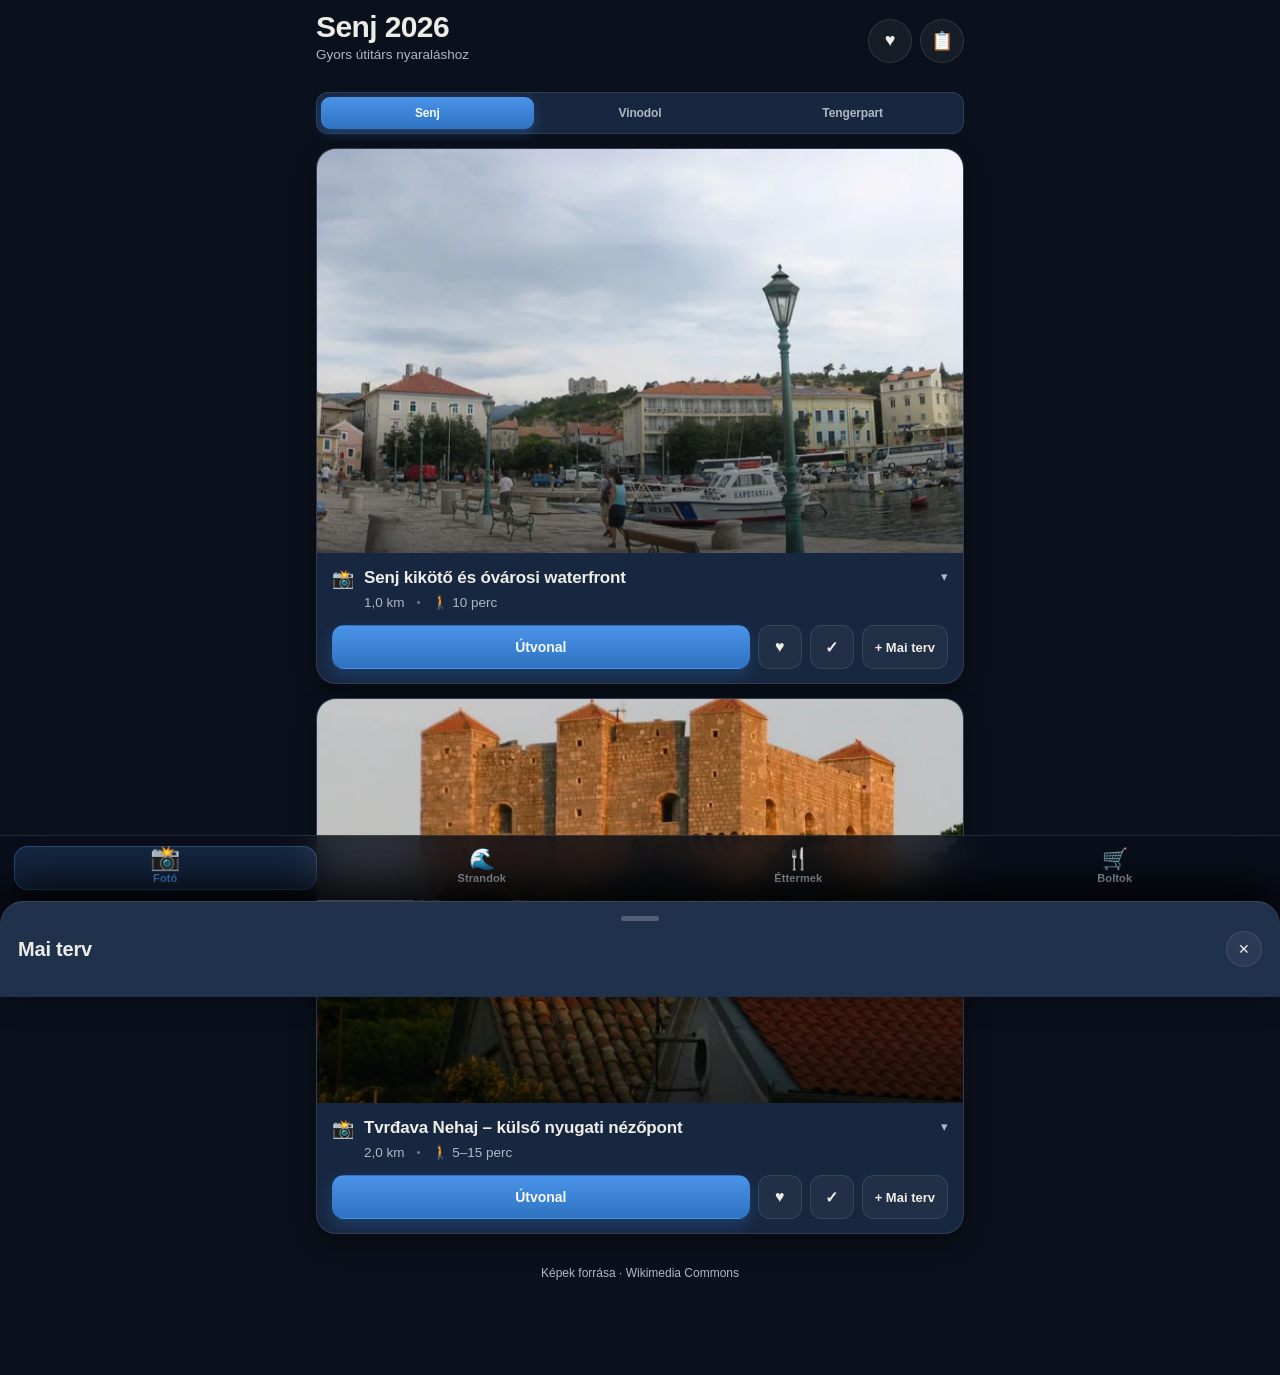
<file: index.html>
<!DOCTYPE html>
<html lang="hu">
<head>
  <meta charset="UTF-8">
  <meta name="viewport" content="width=device-width, initial-scale=1.0, viewport-fit=cover, maximum-scale=1.0">
  <title>Senj 2026</title>

  <!-- iOS PWA / standalone meta tagek -->
  <meta name="apple-mobile-web-app-capable" content="yes">
  <meta name="apple-mobile-web-app-title" content="Senj 2026">
  <meta name="apple-mobile-web-app-status-bar-style" content="black-translucent">
  <meta name="mobile-web-app-capable" content="yes">
  <meta name="theme-color" content="#0B111C">
  <meta name="description" content="Gyors útitárs a Senj 2026 nyaraláshoz.">

  <link rel="apple-touch-icon" href="assets/apple-touch-icon.png">
  <link rel="icon" type="image/svg+xml" href="assets/icon.svg">
  <link rel="manifest" href="./manifest.json">
  <link rel="stylesheet" href="./styles.css">
</head>
<body>
  <div id="app" class="app is-booting">
    <!-- iOS-szerű large-title fejléc -->
    <header class="app-header" id="appHeader">
      <div class="header-inner">
        <div class="header-titles">
          <h1 class="large-title">Senj 2026</h1>
          <p class="subtitle">Gyors útitárs nyaraláshoz</p>
        </div>
        <div class="header-actions">
          <button type="button" id="favBtn" class="icon-btn" aria-label="Kedvencek megnyitása">
            <span aria-hidden="true">♥</span>
          </button>
          <button type="button" id="planBtn" class="icon-btn" aria-label="Mai terv megnyitása">
            <span aria-hidden="true">📋</span>
          </button>
        </div>
      </div>
    </header>

    <main class="content" id="content">
      <!-- iOS-szerű segmented control: rendezés -->
      <div class="sort-wrap reveal" id="sortWrap">
        <div class="segmented" id="sortControl" role="group" aria-label="Rendezés">
          <span class="seg-indicator" id="segIndicator" aria-hidden="true"></span>
          <button type="button" class="seg-btn is-active" data-sort="distance" aria-pressed="true">Távolság</button>
          <button type="button" class="seg-btn" data-sort="recommended" aria-pressed="false">Ajánlott</button>
        </div>
      </div>

      <p class="state-msg" id="loadingState">Helyek betöltése…</p>
      <p class="state-msg" id="errorState" hidden>Nem sikerült betölteni az adatokat.</p>

      <div class="poi-list" id="poiList" aria-live="polite"></div>
    </main>

    <!-- Alsó kategórianavigáció -->
    <nav class="bottom-nav" id="bottomNav" aria-label="Kategóriák">
      <button type="button" class="nav-btn is-active" data-cat="rejtett_gyongyszem" aria-label="Fotó">
        <span class="nav-ico" aria-hidden="true">📸</span>
        <span class="nav-label">Fotó</span>
      </button>
      <button type="button" class="nav-btn" data-cat="strand" aria-label="Strandok">
        <span class="nav-ico" aria-hidden="true">🌊</span>
        <span class="nav-label">Strandok</span>
      </button>
      <button type="button" class="nav-btn" data-cat="étterem" aria-label="Éttermek">
        <span class="nav-ico" aria-hidden="true">🍴</span>
        <span class="nav-label">Éttermek</span>
      </button>
      <button type="button" class="nav-btn" data-cat="bolt_bevasarlas" aria-label="Boltok">
        <span class="nav-ico" aria-hidden="true">🛒</span>
        <span class="nav-label">Boltok</span>
      </button>
    </nav>
  </div>

  <!-- Diszkrét offline jelzés -->
  <div class="offline-badge" id="offlineBadge" role="status" aria-live="polite" hidden>Offline mód</div>

  <!-- Diszkrét visszajelzés (toast) -->
  <div class="toast" id="toast" role="status" aria-live="polite" hidden></div>

  <!-- Bottom sheet háttér -->
  <div class="sheet-overlay" id="sheetOverlay" hidden></div>

  <!-- Kedvencek bottom sheet -->
  <section class="bottom-sheet" id="favSheet" role="dialog" aria-modal="true" aria-labelledby="favSheetTitle" aria-hidden="true">
    <div class="sheet-grabber" aria-hidden="true"></div>
    <div class="sheet-head">
      <h2 class="sheet-title" id="favSheetTitle">Kedvencek</h2>
      <button type="button" class="sheet-close" data-close="favSheet" aria-label="Bezárás">
        <span aria-hidden="true">✕</span>
      </button>
    </div>
    <div class="sheet-body" id="favBody"></div>
  </section>

  <!-- Mai terv bottom sheet -->
  <section class="bottom-sheet" id="planSheet" role="dialog" aria-modal="true" aria-labelledby="planSheetTitle" aria-hidden="true">
    <div class="sheet-grabber" aria-hidden="true"></div>
    <div class="sheet-head">
      <h2 class="sheet-title" id="planSheetTitle">Mai terv</h2>
      <button type="button" class="sheet-close" data-close="planSheet" aria-label="Bezárás">
        <span aria-hidden="true">✕</span>
      </button>
    </div>
    <div class="sheet-body" id="planBody"></div>
    <div class="sheet-foot" id="planFoot" hidden></div>
  </section>

  <script src="app.js" defer></script>
  <script>
    // Service worker regisztráció (relatív útvonal, GitHub Pages-kompatibilis)
    if ('serviceWorker' in navigator) {
      window.addEventListener('load', function () {
        navigator.serviceWorker.register('./service-worker.js').catch(function () { /* csendes */ });
      });
    }
  </script>
</body>
</html>
</file>
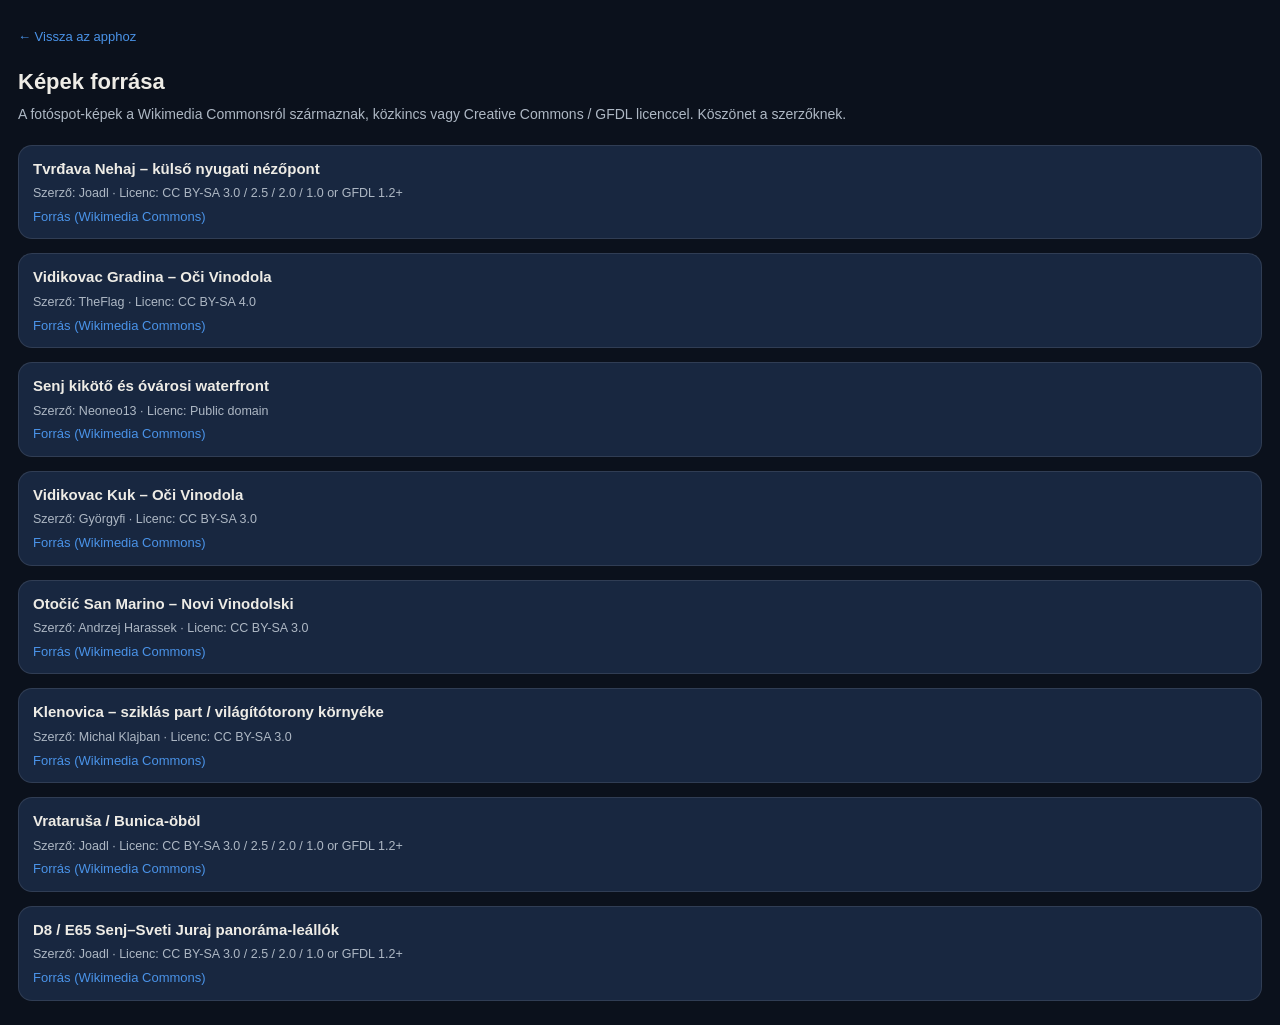
<file: credits.html>
<!DOCTYPE html>
<html lang="hu">
<head>
<meta charset="UTF-8">
<meta name="viewport" content="width=device-width, initial-scale=1, viewport-fit=cover">
<title>Képek forrása – Senj 2026</title>
<style>
  body { margin:0; background:#0B111C; color:#EEECE6; font-family:-apple-system,BlinkMacSystemFont,"Segoe UI",Roboto,sans-serif; padding:24px 18px calc(24px + env(safe-area-inset-bottom)); line-height:1.5; }
  h1 { font-size:22px; margin:0 0 6px; }
  p.lead { color:#AEB8C4; font-size:14px; margin:0 0 20px; }
  ul { list-style:none; padding:0; margin:0; display:flex; flex-direction:column; gap:14px; }
  li { background:#182740; border:1px solid rgba(255,255,255,.10); border-radius:14px; padding:12px 14px; display:flex; flex-direction:column; gap:4px; }
  .nm { font-weight:700; font-size:15px; }
  .meta { color:#AEB8C4; font-size:12.5px; }
  a { color:#4A93E8; font-size:13px; text-decoration:none; }
  a.back { display:inline-block; margin-bottom:18px; }
</style>
</head>
<body>
  <a class="back" href="./index.html">← Vissza az apphoz</a>
  <h1>Képek forrása</h1>
  <p class="lead">A fotóspot-képek a Wikimedia Commonsról származnak, közkincs vagy Creative Commons / GFDL licenccel. Köszönet a szerzőknek.</p>
  <ul>
    <li>
      <span class="nm">Tvrđava Nehaj – külső nyugati nézőpont</span>
      <span class="meta">Szerző: Joadl · Licenc: CC BY-SA 3.0 / 2.5 / 2.0 / 1.0 or GFDL 1.2+</span>
      <a href="https://commons.wikimedia.org/wiki/File:Nehaj_Senj_Croatia_West_090728.JPG" target="_blank" rel="noopener">Forrás (Wikimedia Commons)</a>
    </li>
    <li>
      <span class="nm">Vidikovac Gradina – Oči Vinodola</span>
      <span class="meta">Szerző: TheFlag · Licenc: CC BY-SA 4.0</span>
      <a href="https://commons.wikimedia.org/wiki/File:Stari_grad_Ledenice.jpg" target="_blank" rel="noopener">Forrás (Wikimedia Commons)</a>
    </li>
    <li>
      <span class="nm">Senj kikötő és óvárosi waterfront</span>
      <span class="meta">Szerző: Neoneo13 · Licenc: Public domain</span>
      <a href="https://commons.wikimedia.org/wiki/File:Senj_harbor,_Croatia,_panorama_with_view_to_Nehaj_castle.JPG" target="_blank" rel="noopener">Forrás (Wikimedia Commons)</a>
    </li>
    <li>
      <span class="nm">Vidikovac Kuk – Oči Vinodola</span>
      <span class="meta">Szerző: Györgyfi · Licenc: CC BY-SA 3.0</span>
      <a href="https://commons.wikimedia.org/wiki/File:Klenovica_-_Novi_Vinodolski_-_panoramio.jpg" target="_blank" rel="noopener">Forrás (Wikimedia Commons)</a>
    </li>
    <li>
      <span class="nm">Otočić San Marino – Novi Vinodolski</span>
      <span class="meta">Szerző: Andrzej Harassek · Licenc: CC BY-SA 3.0</span>
      <a href="https://commons.wikimedia.org/wiki/File:Novi_vinodolski_-_san_marino_island_-_panoramio.jpg" target="_blank" rel="noopener">Forrás (Wikimedia Commons)</a>
    </li>
    <li>
      <span class="nm">Klenovica – sziklás part / világítótorony környéke</span>
      <span class="meta">Szerző: Michal Klajban · Licenc: CC BY-SA 3.0</span>
      <a href="https://commons.wikimedia.org/wiki/File:Klenovica_from_Povile,_Croatia.JPG" target="_blank" rel="noopener">Forrás (Wikimedia Commons)</a>
    </li>
    <li>
      <span class="nm">Vrataruša / Bunica-öböl</span>
      <span class="meta">Szerző: Joadl · Licenc: CC BY-SA 3.0 / 2.5 / 2.0 / 1.0 or GFDL 1.2+</span>
      <a href="https://commons.wikimedia.org/wiki/File:Bunica_Croatia_090825a.JPG" target="_blank" rel="noopener">Forrás (Wikimedia Commons)</a>
    </li>
    <li>
      <span class="nm">D8 / E65 Senj–Sveti Juraj panoráma-leállók</span>
      <span class="meta">Szerző: Joadl · Licenc: CC BY-SA 3.0 / 2.5 / 2.0 / 1.0 or GFDL 1.2+</span>
      <a href="https://commons.wikimedia.org/wiki/File:Bunica_Croatia_090730d.JPG" target="_blank" rel="noopener">Forrás (Wikimedia Commons)</a>
    </li>
  </ul>
</body>
</html>
</file>
<file: styles.css>
/* ==========================================================================
   Senj 2026 PWA – styles
   „Kobalt napfény" sötét / OLED színséma, iPhone-barát, prémium mikroanimációk.
   ========================================================================== */

:root {
  /* Színek – sötét, de a feketéből kissé felemelt sötétkék árnyalat */
  --bg: #0B111C;
  --card: #182740;
  --card-2: #1F2F49;
  --blue: #4A93E8;
  --blue-strong: #2F73C2;   /* gombháttér – jobb AA-kontraszt */
  --sand: #D49A4C;
  --text: #EEECE6;
  --text-2: #AEB8C4;
  --border: #283950;
  --hairline: rgba(255, 255, 255, 0.10);
  --on-blue: #F4F8FE;
  --on-sand: #2A1E08;
  --elevated: #20314C;

  /* Easing */
  --ease-out-premium: cubic-bezier(0.16, 1, 0.3, 1);
  --ease-in-premium: cubic-bezier(0.7, 0, 0.84, 0);
  --ease-smooth: cubic-bezier(0.22, 1, 0.36, 1);

  /* Safe-area */
  --safe-top: env(safe-area-inset-top, 0px);
  --safe-bottom: env(safe-area-inset-bottom, 0px);

  --nav-height: 64px;
}

* { box-sizing: border-box; }

html {
  -webkit-text-size-adjust: 100%;
  text-size-adjust: 100%;
}

body {
  margin: 0;
  background: var(--bg);
  color: var(--text);
  font-family: -apple-system, BlinkMacSystemFont, "SF Pro Text", "Segoe UI", Roboto, Helvetica, Arial, sans-serif;
  font-size: 16px;
  line-height: 1.4;
  -webkit-font-smoothing: antialiased;
  -webkit-tap-highlight-color: transparent;
  -webkit-overflow-scrolling: touch;
  touch-action: manipulation;
  overscroll-behavior-y: none;
}

button,
[role="button"] {
  font-family: inherit;
  user-select: none;
  -webkit-user-select: none;
  touch-action: manipulation;
  cursor: pointer;
}

:focus-visible {
  outline: 2px solid var(--blue);
  outline-offset: 2px;
  border-radius: 6px;
}

img { display: block; }

/* ==========================================================================
   Layout shell
   ========================================================================== */
.app {
  min-height: 100vh;
  min-height: 100dvh;
  display: flex;
  flex-direction: column;
}

.content {
  flex: 1 1 auto;
  padding: 0 16px;
  padding-bottom: calc(var(--nav-height) + var(--safe-bottom) + 24px);
  max-width: 680px;
  width: 100%;
  margin: 0 auto;
}

/* ==========================================================================
   Fejléc – iOS large-title
   ========================================================================== */
.app-header {
  position: sticky;
  top: 0;
  z-index: 30;
  padding-top: var(--safe-top);
  background: transparent;
  transition: background 0.3s var(--ease-smooth), backdrop-filter 0.3s var(--ease-smooth), border-color 0.3s;
  border-bottom: 1px solid transparent;
}
.app-header.is-scrolled {
  background: rgba(11, 17, 28, 0.72);
  -webkit-backdrop-filter: saturate(160%) blur(18px);
  backdrop-filter: saturate(160%) blur(18px);
  border-bottom: 1px solid var(--hairline);
}
.header-inner {
  display: flex;
  align-items: flex-end;
  justify-content: space-between;
  gap: 12px;
  max-width: 680px;
  margin: 0 auto;
  padding: 10px 16px 12px;
}
.large-title {
  margin: 0;
  font-size: 30px;
  line-height: 1.1;
  font-weight: 800;
  letter-spacing: -0.02em;
  color: var(--text);
}
.subtitle {
  margin: 3px 0 0;
  font-size: 13.5px;
  color: var(--text-2);
  font-weight: 500;
}
.header-actions {
  display: flex;
  gap: 8px;
  padding-bottom: 2px;
}
.icon-btn {
  width: 44px;
  height: 44px;
  border-radius: 50%;
  border: 1px solid var(--hairline);
  background: rgba(255, 255, 255, 0.05);
  color: var(--text);
  font-size: 18px;
  display: flex;
  align-items: center;
  justify-content: center;
  transition: transform 0.12s var(--ease-out-premium), background 0.2s, color 0.2s;
}
.icon-btn:active { transform: scale(0.92); background: rgba(255, 255, 255, 0.1); }
.icon-btn.has-items { color: var(--sand); border-color: rgba(207, 148, 69, 0.4); }

/* ==========================================================================
   Segmented control – rendezés
   ========================================================================== */
.sort-wrap { padding: 14px 0 6px; }
.segmented {
  position: relative;
  display: grid;
  grid-template-columns: repeat(var(--n, 2), 1fr);
  gap: 0;
  background: var(--card);
  border: 1px solid var(--hairline);
  border-radius: 12px;
  padding: 4px;
  max-width: 280px;
}
.seg-indicator {
  position: absolute;
  top: 4px;
  left: 4px;
  width: calc((100% - 8px) / var(--n, 2));
  height: calc(100% - 8px);
  background: linear-gradient(180deg, var(--blue) 0%, var(--blue-strong) 100%);
  border-radius: 9px;
  box-shadow: 0 4px 12px rgba(60, 138, 230, 0.3);
  transform: translateX(calc(var(--i, 0) * 100%));
  transition: transform 0.24s var(--ease-out-premium), width 0.24s var(--ease-out-premium);
  z-index: 0;
}
.seg-btn {
  position: relative;
  z-index: 1;
  border: 0;
  background: transparent;
  color: var(--text-2);
  font-size: 14px;
  font-weight: 600;
  padding: 9px 10px;
  border-radius: 9px;
  transition: color 0.2s var(--ease-smooth);
}
.seg-btn.is-active { color: var(--on-blue); }
.segmented.is-cats { max-width: none; }
.segmented.is-cats .seg-btn { font-size: 12px; padding: 9px 4px; letter-spacing: -0.01em; }

/* ==========================================================================
   Állapotüzenetek
   ========================================================================== */
.state-msg {
  text-align: center;
  color: var(--text-2);
  font-size: 15px;
  padding: 40px 16px;
}

/* ==========================================================================
   POI lista + kártyák
   ========================================================================== */
.poi-list {
  display: flex;
  flex-direction: column;
  gap: 14px;
  padding-top: 8px;
}

.card {
  background: var(--card);
  border: 1px solid var(--hairline);
  border-radius: 20px;
  overflow: hidden;
  box-shadow: 0 1px 0 rgba(255, 255, 255, 0.03) inset, 0 10px 24px rgba(0, 0, 0, 0.45);
  transition: transform 0.12s var(--ease-out-premium), border-color 0.25s;
  will-change: transform;
}
.card.is-pressed { transform: scale(0.985); }
.card.is-open { border-color: rgba(60, 138, 230, 0.35); }

/* Belépő stagger */
.card.enter {
  opacity: 0;
  transform: translateY(12px);
}
.card.enter-active {
  opacity: 1;
  transform: translateY(0);
  transition: opacity 0.34s var(--ease-out-premium), transform 0.34s var(--ease-out-premium);
}

.card-media {
  position: relative;
  width: 100%;
  aspect-ratio: 16 / 10;
  background: linear-gradient(135deg, #0c1626, #16273e);
  overflow: hidden;
}
.card-media img {
  width: 100%;
  height: 100%;
  object-fit: cover;
  opacity: 0;
  transition: opacity 0.5s var(--ease-smooth);
}
.card-media img.is-loaded { opacity: 1; }
.card-media::after {
  /* finom sötét gradient, hogy a cím és jelvény ne vesszen el */
  content: "";
  position: absolute;
  inset: 0;
  background: linear-gradient(to top, rgba(0, 0, 0, 0.55) 0%, rgba(0, 0, 0, 0) 42%);
  pointer-events: none;
}
.media-badge {
  position: absolute;
  left: 12px;
  bottom: 10px;
  z-index: 2;
  display: inline-flex;
  align-items: center;
  gap: 5px;
  font-size: 12px;
  font-weight: 600;
  color: var(--text);
  background: rgba(0, 0, 0, 0.45);
  border: 1px solid var(--hairline);
  -webkit-backdrop-filter: blur(6px);
  backdrop-filter: blur(6px);
  padding: 4px 9px;
  border-radius: 999px;
  opacity: 0;
  transform: scale(0.9);
}
.media-badge.show {
  animation: badgeIn 0.32s var(--ease-out-premium) forwards;
}
@keyframes badgeIn { to { opacity: 1; transform: scale(1); } }

.card-body { padding: 13px 15px 14px; }
.card-head {
  display: flex;
  align-items: flex-start;
  gap: 10px;
}
.card-cat-ico {
  font-size: 18px;
  line-height: 1.5;
  flex: 0 0 auto;
}
.card-titles { flex: 1 1 auto; min-width: 0; }
.card-title {
  margin: 0;
  font-size: 17px;
  font-weight: 700;
  letter-spacing: -0.01em;
  color: var(--text);
  display: -webkit-box;
  -webkit-line-clamp: 2;
  -webkit-box-orient: vertical;
  overflow: hidden;
}
.card-meta {
  margin-top: 4px;
  display: flex;
  flex-wrap: wrap;
  align-items: center;
  gap: 6px 12px;
  font-size: 13.5px;
  color: var(--text-2);
}
.card-meta .dot { width: 3px; height: 3px; border-radius: 50%; background: var(--text-2); opacity: 0.6; }
.chev {
  flex: 0 0 auto;
  color: var(--text-2);
  font-size: 13px;
  transition: transform 0.26s var(--ease-out-premium);
  padding-top: 2px;
}
.card.is-open .chev { transform: rotate(180deg); }

/* Lenyíló rész */
.card-details {
  display: grid;
  grid-template-rows: 0fr;
  transition: grid-template-rows 0.28s var(--ease-out-premium);
}
.card.is-open .card-details { grid-template-rows: 1fr; }
.card-details-inner {
  overflow: hidden;
  opacity: 0;
  transition: opacity 0.26s var(--ease-smooth);
}
.card.is-open .card-details-inner { opacity: 1; }
.detail-line {
  font-size: 14px;
  color: var(--text);
  margin: 10px 0 0;
}
.detail-line.muted { color: var(--text-2); }
.detail-line.combine { color: var(--text-2); }
.detail-line.combine b { color: var(--text); font-weight: 600; }

/* Akciósor */
.card-actions {
  display: flex;
  align-items: center;
  gap: 8px;
  margin-top: 13px;
}
.btn {
  border: 1px solid var(--hairline);
  background: rgba(255, 255, 255, 0.04);
  color: var(--text);
  font-size: 14px;
  font-weight: 600;
  border-radius: 12px;
  padding: 11px 12px;
  min-height: 44px;
  display: inline-flex;
  align-items: center;
  justify-content: center;
  gap: 6px;
  transition: transform 0.11s var(--ease-out-premium), background 0.2s, color 0.2s, border-color 0.2s;
}
.btn:active { transform: scale(0.96); }
.btn-route {
  flex: 1 1 auto;
  background: linear-gradient(180deg, var(--blue) 0%, var(--blue-strong) 100%);
  color: var(--on-blue);
  border-color: transparent;
  font-weight: 700;
  box-shadow: 0 6px 16px rgba(44, 111, 192, 0.32);
}
.btn-icon {
  flex: 0 0 auto;
  width: 44px;
  padding: 11px 0;
  font-size: 16px;
}
.btn-icon.is-on[data-act="fav"] { color: var(--sand); border-color: rgba(207, 148, 69, 0.45); background: rgba(207, 148, 69, 0.12); }
.btn-icon.is-on[data-act="visited"] { color: var(--blue); border-color: rgba(60, 138, 230, 0.45); background: rgba(60, 138, 230, 0.12); }
.btn-plan {
  flex: 0 0 auto;
  font-size: 13px;
  white-space: nowrap;
}
.btn-plan.is-on { color: var(--sand); border-color: rgba(207, 148, 69, 0.4); }

.visited-badge {
  display: inline-flex;
  align-items: center;
  gap: 5px;
  margin-top: 11px;
  font-size: 12.5px;
  font-weight: 600;
  color: var(--sand);
  background: rgba(207, 148, 69, 0.12);
  border: 1px solid rgba(207, 148, 69, 0.3);
  padding: 4px 10px;
  border-radius: 999px;
}
.visited-badge.pop { animation: badgeIn 0.34s var(--ease-out-premium); }

/* ==========================================================================
   Alsó navigáció
   ========================================================================== */
.bottom-nav {
  position: fixed;
  left: 0;
  right: 0;
  bottom: 0;
  z-index: 40;
  display: grid;
  grid-template-columns: repeat(4, 1fr);
  gap: 2px;
  padding: 6px 8px calc(6px + var(--safe-bottom));
  background: rgba(11, 17, 28, 0.82);
  -webkit-backdrop-filter: saturate(160%) blur(20px);
  backdrop-filter: saturate(160%) blur(20px);
  border-top: 1px solid var(--hairline);
}
.nav-btn {
  position: relative;
  border: 0;
  background: transparent;
  color: var(--text-2);
  display: flex;
  flex-direction: column;
  align-items: center;
  gap: 3px;
  padding: 6px 2px;
  border-radius: 14px;
  min-height: 52px;
  transition: color 0.2s var(--ease-smooth), transform 0.12s var(--ease-out-premium);
}
.nav-btn .nav-ico {
  position: relative;
  z-index: 1;
  font-size: 21px;
  line-height: 1;
  transition: transform 0.24s var(--ease-out-premium);
}
.nav-btn .nav-label {
  position: relative;
  z-index: 1;
  font-size: 11px;
  font-weight: 600;
  letter-spacing: 0.01em;
}
/* Aktív fül: jól látható kiemelés – kék pirula + kék szín */
.nav-btn.is-active { color: var(--blue); }
.nav-btn.is-active .nav-label { color: var(--blue); font-weight: 700; }
.nav-btn.is-active .nav-ico { transform: translateY(-1px) scale(1.16); }
.nav-btn.is-active::before {
  content: "";
  position: absolute;
  top: 4px;
  bottom: 4px;
  left: 6px;
  right: 6px;
  background: rgba(74, 147, 232, 0.18);
  border: 1px solid rgba(74, 147, 232, 0.36);
  border-radius: 14px;
  z-index: 0;
}
.nav-btn:active { transform: scale(0.94); }

/* ==========================================================================
   Offline jelzés
   ========================================================================== */
.offline-badge {
  position: fixed;
  left: 50%;
  transform: translateX(-50%) translateY(-8px);
  top: calc(var(--safe-top) + 8px);
  z-index: 60;
  font-size: 12.5px;
  font-weight: 600;
  color: var(--text);
  background: rgba(20, 30, 46, 0.92);
  border: 1px solid var(--hairline);
  -webkit-backdrop-filter: blur(10px);
  backdrop-filter: blur(10px);
  padding: 6px 14px;
  border-radius: 999px;
  opacity: 0;
  transition: opacity 0.3s, transform 0.3s var(--ease-out-premium);
}
.offline-badge.show { opacity: 1; transform: translateX(-50%) translateY(0); }

/* ==========================================================================
   Toast
   ========================================================================== */
.toast {
  position: fixed;
  left: 50%;
  bottom: calc(var(--nav-height) + var(--safe-bottom) + 18px);
  transform: translateX(-50%) translateY(14px);
  z-index: 70;
  max-width: 88vw;
  font-size: 14px;
  font-weight: 600;
  color: var(--on-blue);
  background: rgba(20, 30, 46, 0.96);
  border: 1px solid var(--hairline);
  -webkit-backdrop-filter: blur(12px);
  backdrop-filter: blur(12px);
  padding: 11px 18px;
  border-radius: 14px;
  box-shadow: 0 12px 30px rgba(0, 0, 0, 0.5);
  opacity: 0;
  pointer-events: none;
  transition: opacity 0.24s var(--ease-out-premium), transform 0.24s var(--ease-out-premium);
}
.toast.show { opacity: 1; transform: translateX(-50%) translateY(0); }

/* ==========================================================================
   Bottom sheet
   ========================================================================== */
.sheet-overlay {
  position: fixed;
  inset: 0;
  z-index: 80;
  background: rgba(0, 0, 0, 0.5);
  -webkit-backdrop-filter: blur(2px);
  backdrop-filter: blur(2px);
  opacity: 0;
  transition: opacity 0.3s var(--ease-smooth);
}
.sheet-overlay.show { opacity: 1; }

.bottom-sheet {
  position: fixed;
  left: 0;
  right: 0;
  bottom: 0;
  z-index: 90;
  background: var(--elevated);
  border-top-left-radius: 24px;
  border-top-right-radius: 24px;
  border-top: 1px solid var(--hairline);
  box-shadow: 0 -16px 40px rgba(0, 0, 0, 0.55);
  padding: 8px 18px calc(18px + var(--safe-bottom));
  max-height: 82vh;
  display: flex;
  flex-direction: column;
  transform: translateY(101%);
  transition: transform 0.32s var(--ease-out-premium);
}
.bottom-sheet.show { transform: translateY(0); }
.bottom-sheet.closing { transition: transform 0.2s var(--ease-in-premium); }

.sheet-grabber {
  width: 38px;
  height: 5px;
  border-radius: 999px;
  background: rgba(255, 255, 255, 0.22);
  margin: 6px auto 4px;
}
.sheet-head {
  display: flex;
  align-items: center;
  justify-content: space-between;
  padding: 6px 0 12px;
}
.sheet-title { margin: 0; font-size: 20px; font-weight: 800; letter-spacing: -0.01em; }
.sheet-close {
  width: 36px;
  height: 36px;
  border-radius: 50%;
  border: 1px solid var(--hairline);
  background: rgba(255, 255, 255, 0.05);
  color: var(--text);
  font-size: 14px;
  display: flex;
  align-items: center;
  justify-content: center;
}
.sheet-close:active { transform: scale(0.92); }
.sheet-body {
  overflow-y: auto;
  -webkit-overflow-scrolling: touch;
  flex: 1 1 auto;
}
.bottom-sheet.show .sheet-body { animation: sheetBodyIn 0.34s var(--ease-out-premium); }
@keyframes sheetBodyIn { from { opacity: 0; transform: translateY(8px); } to { opacity: 1; transform: translateY(0); } }

/* Üres állapot */
.empty-state {
  text-align: center;
  padding: 44px 20px 40px;
  color: var(--text-2);
}
.empty-state .empty-ico {
  font-size: 34px;
  display: block;
  margin-bottom: 12px;
  opacity: 0.7;
}
.empty-state p { margin: 0; font-size: 15px; }

/* Sheet lista (kedvencek / mai terv) */
.sheet-list { display: flex; flex-direction: column; gap: 10px; padding: 4px 0 6px; }
.sheet-item {
  display: flex;
  align-items: center;
  gap: 10px;
  background: var(--card);
  border: 1px solid var(--hairline);
  border-radius: 14px;
  padding: 10px 12px;
}
.sheet-item .si-ico { font-size: 17px; flex: 0 0 auto; }
.sheet-item .si-name {
  flex: 1 1 auto;
  min-width: 0;
  font-size: 15px;
  font-weight: 600;
  color: var(--text);
  white-space: nowrap;
  overflow: hidden;
  text-overflow: ellipsis;
}
.si-actions { display: flex; align-items: center; gap: 6px; flex: 0 0 auto; }
.si-btn {
  border: 1px solid var(--hairline);
  background: rgba(255, 255, 255, 0.04);
  color: var(--text);
  border-radius: 10px;
  min-width: 38px;
  height: 38px;
  padding: 0 9px;
  font-size: 14px;
  font-weight: 600;
  display: inline-flex;
  align-items: center;
  justify-content: center;
}
.si-btn:active { transform: scale(0.94); }
.si-btn.route { color: var(--blue); }
.si-btn.danger { color: #E8866F; }
.si-btn:disabled { opacity: 0.3; }
.si-order { display: flex; flex-direction: column; gap: 3px; }
.si-order .si-btn { min-width: 30px; height: 22px; font-size: 11px; padding: 0; }

.sheet-item.moving { animation: itemMove 0.3s var(--ease-out-premium); }
@keyframes itemMove { from { background: var(--card-2); } to { background: var(--card); } }

/* Mai terv lábrész */
.sheet-foot { padding-top: 12px; }
.btn-clear {
  width: 100%;
  border: 1px solid rgba(232, 134, 111, 0.3);
  background: rgba(232, 134, 111, 0.08);
  color: #E8866F;
  font-size: 14px;
  font-weight: 600;
  border-radius: 12px;
  min-height: 46px;
  padding: 12px;
}
.btn-clear:active { transform: scale(0.98); }

/* Appos mini megerősítés */
.confirm-box {
  background: var(--card);
  border: 1px solid var(--hairline);
  border-radius: 14px;
  padding: 14px;
  animation: sheetBodyIn 0.24s var(--ease-out-premium);
}
.confirm-box p { margin: 0 0 12px; font-size: 14.5px; color: var(--text); text-align: center; }
.confirm-actions { display: flex; gap: 8px; }
.confirm-actions button {
  flex: 1 1 0;
  min-height: 44px;
  border-radius: 11px;
  font-size: 14px;
  font-weight: 600;
  border: 1px solid var(--hairline);
}
.confirm-actions .c-cancel { background: rgba(255, 255, 255, 0.05); color: var(--text); }
.confirm-actions .c-ok { background: #C0563E; color: #fff; border-color: transparent; }
.confirm-actions button:active { transform: scale(0.97); }

/* ==========================================================================
   Belépő animáció (app indítás)
   ========================================================================== */
.reveal { opacity: 0; transform: translateY(10px); }
.app.is-ready .reveal {
  animation: revealIn 0.6s var(--ease-out-premium) forwards;
}
.app.is-ready .app-header .header-inner { animation: revealIn 0.55s var(--ease-out-premium) forwards; }
@keyframes revealIn { to { opacity: 1; transform: translateY(0); } }

/* ==========================================================================
   Tabváltás crossfade
   ========================================================================== */
.poi-list.switching { animation: listFade 0.2s var(--ease-smooth); }
@keyframes listFade { from { opacity: 0.35; transform: translateY(4px); } to { opacity: 1; transform: translateY(0); } }

/* ==========================================================================
   Reduced motion
   ========================================================================== */
@media (prefers-reduced-motion: reduce) {
  *,
  *::before,
  *::after {
    animation-duration: 0.001ms !important;
    animation-iteration-count: 1 !important;
    transition-duration: 0.001ms !important;
    scroll-behavior: auto !important;
  }
  .reveal,
  .card.enter { opacity: 1; transform: none; }
  .bottom-sheet { transition: transform 0.001ms; }
}
</file>
